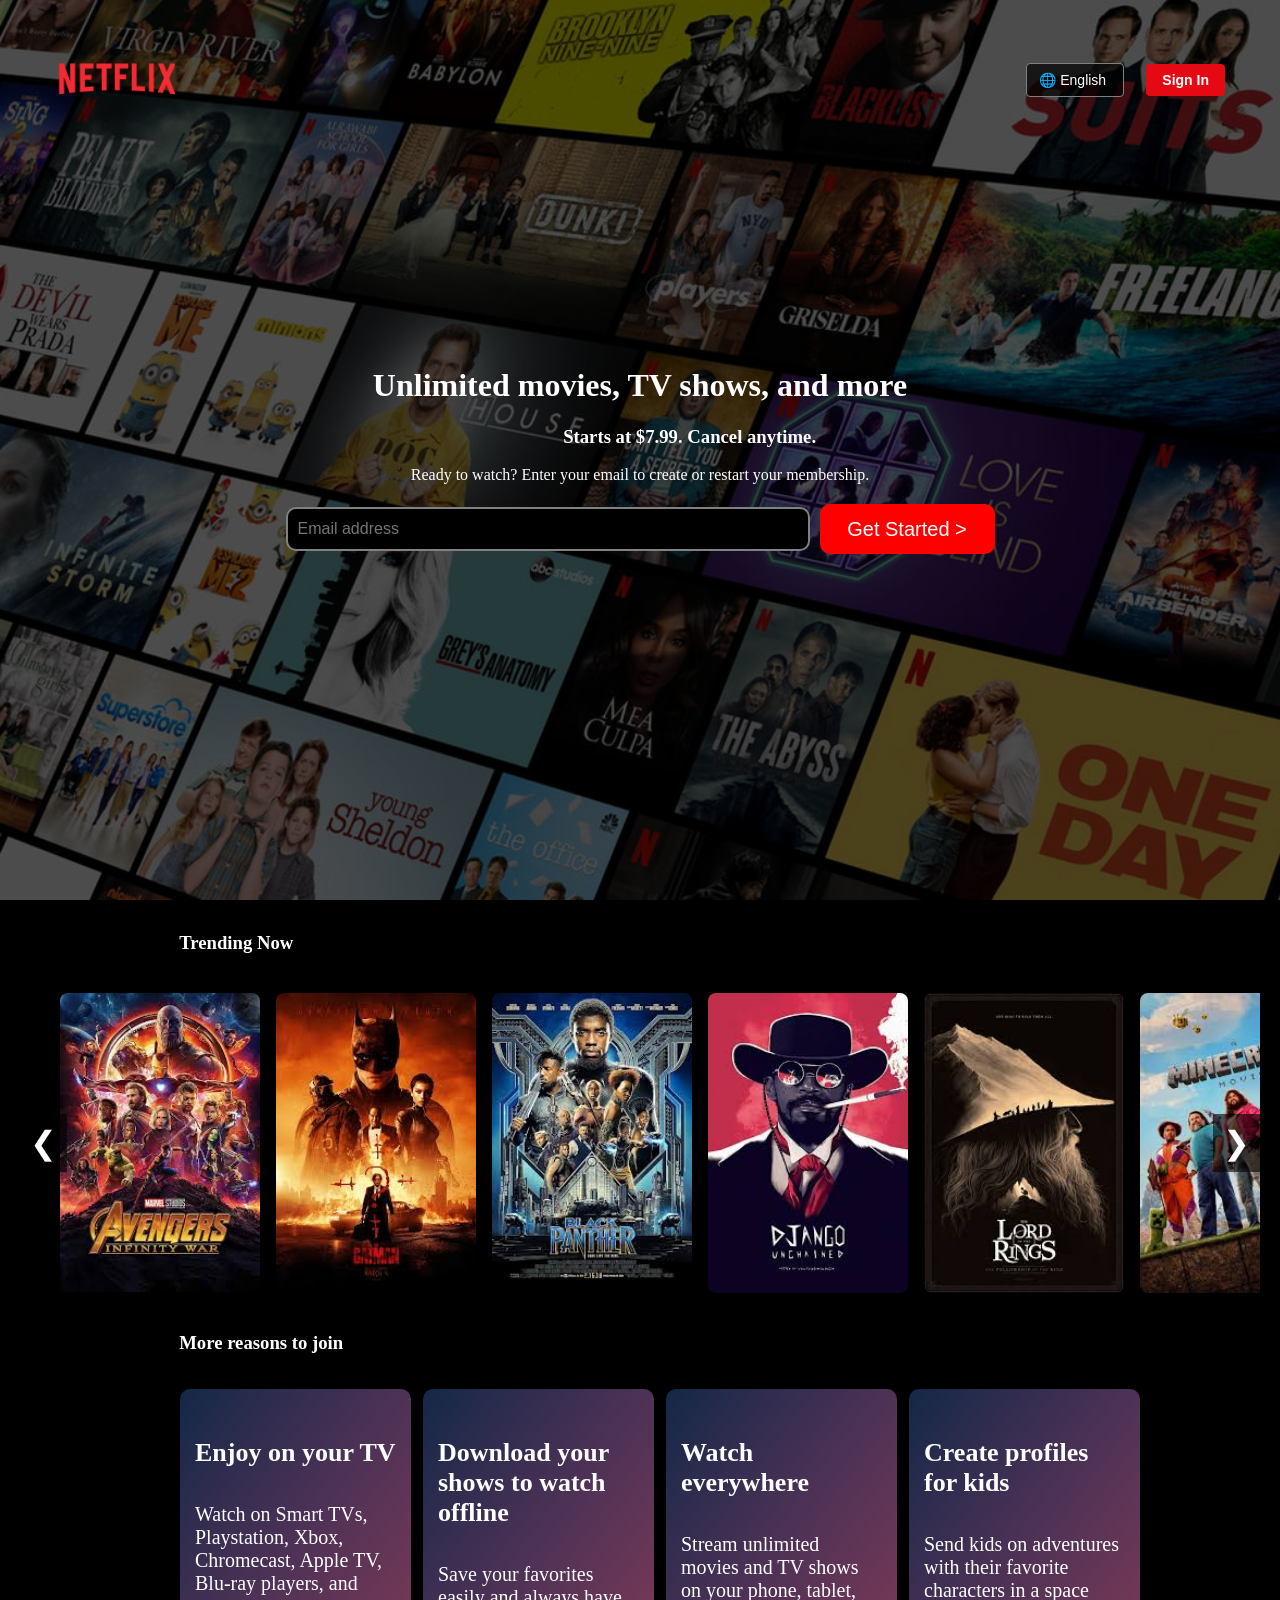
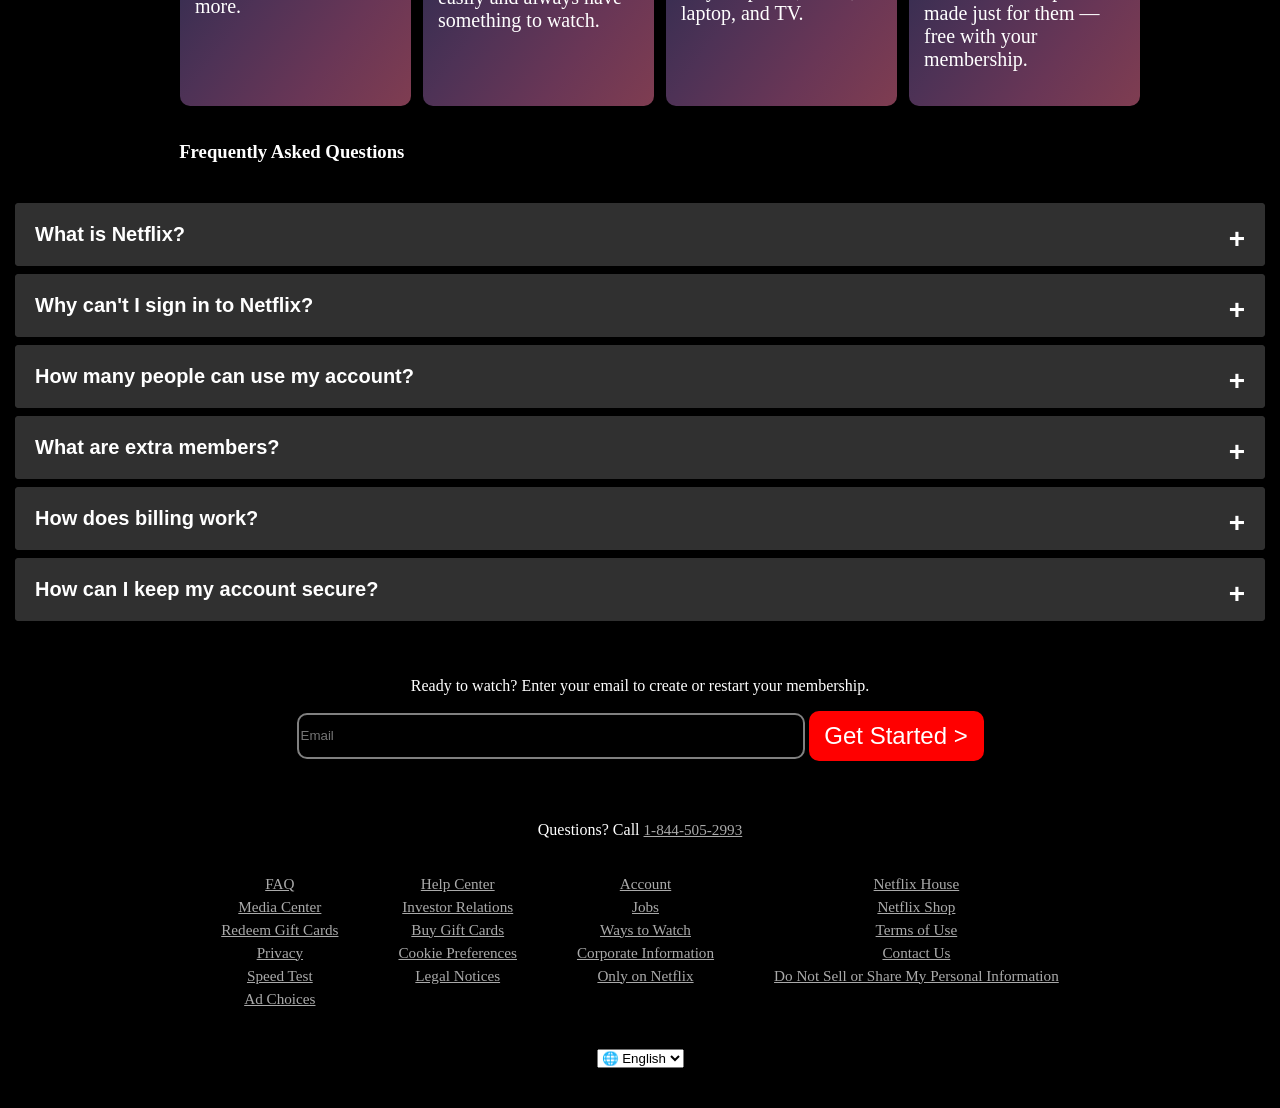
<file: index.html>
<!DOCTYPE html>
<html lang="en">
  <head>
    <meta charset="UTF-8" />
    <meta name="viewport" content="width=device-width, initial-scale=1.0" />
    <title>Netflix Clone</title>
    <link rel="stylesheet" href="style.css" />
  </head>
  <body>
    <div class="content">
      <div class="overlay">
        <header class="nav">
          <img src="img/logo.png" alt="Netflix-logo" class="logo" />
          <div class="nav-buttons">
            <select>
              <option>🌐 English</option>
              <option>🌐 Español</option>
            </select>
            <button class="sign-in">Sign In</button>
          </div>
        </header>
      </div>
      <div class="center-box">
        <h1>Unlimited movies, TV shows, and more</h1>
        <h3>Starts at $7.99. Cancel anytime.</h3>
        <p>
          Ready to watch? Enter your email to create or restart your membership.
        </p>
        <form class="email-form">
          <input type="email" placeholder="Email address" required />
          <button type="submit">Get Started ></button>
        </form>
      </div>
    </div>

    <h3 class="trending">Trending Now</h3>
    <div class="carousel-container">
      <div class="carousel-wrapper">
        <button class="arrow left">&#10094;</button>

        <div class="carousel">
          <ul>
            <li><img src="img/avengers.jpeg" alt="avengers" /></li>
            <li><img src="img/batman.jpeg" alt="batman" /></li>
            <li><img src="img/blackPanther.jpeg" alt="blackPanther" /></li>
            <li><img src="img/django.jpeg" alt="django" /></li>
            <li><img src="img/lotr.jpeg" alt="lotr" /></li>
            <li><img src="img/mineCraft.jpeg" alt="mineCraft" /></li>
            <li><img src="img/moonlight.jpeg" alt="moonlight" /></li>
            <li><img src="img/nacholibre.jpeg" alt="nacholibre" /></li>
            <li><img src="img/rougeOne.jpeg" alt="rougeOne" /></li>
            <li><img src="img/shrek.jpeg" alt="shrek" /></li>
          </ul>
        </div>

        <button class="arrow right">&#10095;</button>
      </div>
    </div>

    <h3>More reasons to join</h3>
    <div class="reasonToJoin">
      <ul>
        <li>
          <h4>Enjoy on your TV</h4>
          <p>
            Watch on Smart TVs, Playstation, Xbox, Chromecast, Apple TV, Blu-ray
            players, and more.
          </p>
        </li>
        <li>
          <h4>Download your shows to watch offline</h4>
          <p>Save your favorites easily and always have something to watch.</p>
        </li>
        <li>
          <h4>Watch everywhere</h4>
          <p>
            Stream unlimited movies and TV shows on your phone, tablet, laptop,
            and TV.
          </p>
        </li>
        <li>
          <h4>Create profiles for kids</h4>
          <p>
            Send kids on adventures with their favorite characters in a space
            made just for them — free with your membership.
          </p>
        </li>
      </ul>
    </div>
    <h3>Frequently Asked Questions</h3>
    <div class="faq-container">
      <div class="faq-item">
        <button class="faq-question">What is Netflix?</button>
        <div class="faq-answer">
          <p>
            Netflix is a streaming service that offers a wide variety of
            award‑winning TV shows, movies, documentaries, anime, and more on
            thousands of internet‑connected devices. You can watch as much as
            you want, whenever you want — all for one low monthly price. There's
            always something new to discover, and new TV shows and movies are
            added every week!
          </p>
        </div>
      </div>

      <div class="faq-item">
        <button class="faq-question">Why can't I sign in to Netflix?</button>
        <div class="faq-answer">
          <p>
            If you're having trouble signing in, be sure you're using the
            correct email/phone and password. You may need to reset your
            password or check that your device or network is working properly.
            If you receive an error message, visit Netflix Help for
            troubleshooting tips like resetting passwords or updating apps.
          </p>
        </div>
      </div>

      <div class="faq-item">
        <button class="faq-question">
          How many people can use my account?
        </button>
        <div class="faq-answer">
          <p>
            Netflix accounts are intended for people living in the same
            household. If someone outside your household wants access, you'll
            need to purchase an extra member slot on Standard or Premium plans
          </p>
        </div>
      </div>

      <div class="faq-item">
        <button class="faq-question">What are extra members?</button>
        <div class="faq-answer">
          <p>
            Extra members are users you add from your account—each gets their
            own profile, email, and password. They’re limited to 1 device and,
            depending on your plan, may have ads or HD video only
          </p>
        </div>
      </div>

      <div class="faq-item">
        <button class="faq-question">How does billing work?</button>
        <div class="faq-answer">
          <p>
            Netflix bills you monthly on the date you subscribed. Billing may
            vary if that date doesn't exist in a month (e.g., 31st) or due to
            time zone differences. You can update payment info or view history
            in your account settings
          </p>
        </div>
      </div>

      <div class="faq-item">
        <button class="faq-question">How can I keep my account secure?</button>
        <div class="faq-answer">
          <p>
            Use a unique, strong password, sign out of unused devices, avoid
            phishing scams, and enable two‑step verification if available.
            Always check your account activity and report anything suspicious
          </p>
        </div>
      </div>
    </div>

    <div class="email">
      <p>
        Ready to watch? Enter your email to create or restart your membership.
      </p>
      <section class="emailSection">
        <input type="email" placeholder="Email" />
        <button class="getStarted">Get Started ></button>
      </section>
    </div>
    <footer class="footer">
      <p class="questions">
        Questions? Call <a href="tel:1-844-505-2993">1-844-505-2993</a>
      </p>

      <div class="footer-links">
        <ul>
          <li><a href="#">FAQ</a></li>
          <li><a href="#">Media Center</a></li>
          <li><a href="#">Redeem Gift Cards</a></li>
          <li><a href="#">Privacy</a></li>
          <li><a href="#">Speed Test</a></li>
          <li><a href="#">Ad Choices</a></li>
        </ul>
        <ul>
          <li><a href="#">Help Center</a></li>
          <li><a href="#">Investor Relations</a></li>
          <li><a href="#">Buy Gift Cards</a></li>
          <li><a href="#">Cookie Preferences</a></li>
          <li><a href="#">Legal Notices</a></li>
        </ul>
        <ul>
          <li><a href="#">Account</a></li>
          <li><a href="#">Jobs</a></li>
          <li><a href="#">Ways to Watch</a></li>
          <li><a href="#">Corporate Information</a></li>
          <li><a href="#">Only on Netflix</a></li>
        </ul>
        <ul>
          <li><a href="#">Netflix House</a></li>
          <li><a href="#">Netflix Shop</a></li>
          <li><a href="#">Terms of Use</a></li>
          <li><a href="#">Contact Us</a></li>
          <li><a href="#">Do Not Sell or Share My Personal Information</a></li>
        </ul>
      </div>

      <div class="language-select">
        <select>
          <option value="en">🌐 English</option>
          <option value="es">Español</option>
        </select>
      </div>
    </footer>
    <script src="javascript.js"></script>
  </body>
</html>
</file>
<file: style.css>
ul {
  list-style-type: none;
}
body {
  margin: 0;
  padding: 0;
  overflow-x: hidden;  /* Prevent horizontal scroll */
  background-color: black;
}
/* Overlay Background with Content */
.content {
  position: relative;
  background: url("img/background.jpg") no-repeat center center/cover;
  height: 100vh;
  color: white;
  display: flex;
  flex-direction: column;
  justify-content: space-between;
  margin-bottom: 2rem;
}

.overlay {
  position: absolute;
  top: 0;
  left: 0;
  right: 0;
  bottom: 0;
  background: rgba(0, 0, 0, 0.6);
  z-index: 0;
}

.center-box {
  position: relative;
  z-index: 1;
  text-align: center;
  margin: auto;
  padding: 100px 20px;
}

/* logo along with the language and sign in button */
.nav {
  position: relative;
  z-index: 1;
  display: flex;
  justify-content: space-between;
  align-items: center;
  padding: 20px 40px;
  max-width: 1250px;  /* Optional max width */
  margin: 0 auto;     /* Center horizontally */
  width: 100%;
  box-sizing: border-box; /* Prevent overflow from padding */
}
.nav-buttons {
  display: flex;
  align-items: center;
  gap: 12px;
}

.nav-buttons select {
  background-color: rgba(0, 0, 0, 0.7);
  color: white;
  border: 1px solid gray;
  border-radius: 4px;
  padding: 8px 12px;
  font-size: 14px;
  appearance: none;
  cursor: pointer;
  outline: none;
  transition: border-color 0.3s ease;
}

.nav-buttons select:hover {
  border-color: white;
}

.sign-in {
  background-color: #e50914;
  color: white;
  border: none;
  border-radius: 4px;
  padding: 8px 16px;
  font-size: 14px;
  font-weight: bold;
  margin-left: 10px;
  cursor: pointer;
  transition: background-color 0.3s ease;
}

.sign-in:hover {
  background-color: #f6121d;
}

.logo {
  width: 120px;
  height: auto;
}

.email-form {
  display: flex;
  justify-content: center;
  align-items: center;
  flex-wrap: wrap;
  gap: 10px;
  margin-top: 20px;
}

.email-form input[type="email"] {
  width: 500px;
  height: 40px;
  background-color: black;
  color: white;
  border: 2px solid gray;
  padding: 0 10px;
  border-radius: 10px;
  font-size: 16px;
}

.email-form button {
  width: 175px;
  height: 50px;
  background-color: red;
  color: white;
  font-size: 20px;
  border: none;
  border-radius: 10px;
  cursor: pointer;
  transition: background-color 0.3s ease;
}

.email-form button:hover {
  background-color: #e50914;
}

.carousel-container {
  padding: 20px;
  position: relative;
  overflow: hidden;
  max-width: 1250px; /* or any width you prefer */
  margin: 0 auto;
}

.carousel-wrapper {
  display: flex;
  align-items: center;
  position: relative;
}

.carousel {
  overflow-x: scroll;
  scroll-behavior: smooth;
  scrollbar-width: none;
  -ms-overflow-style: none;
  width: 100%;
  padding: 0 40px; /* for spacing next to arrows */
}

.carousel::-webkit-scrollbar {
  display: none;
}

.carousel ul {
  display: flex;
  gap: 16px;
  padding: 0;
  margin: 0;
  list-style: none;
}

.carousel li {
  flex: 0 0 auto;
  width: 200px; /* fixed poster width */
}

.carousel img {
  width: 100%;
  border-radius: 8px;
  display: block;
  transition: transform 0.3s ease;
}

.carousel img:hover {
  transform: scale(1.05);
}

.arrow {
  position: absolute;
  top: 50%;
  transform: translateY(-50%);
  z-index: 10;
  background: rgba(0, 0, 0, 0.6);
  color: white;
  border: none;
  font-size: 2rem;
  padding: 10px;
  cursor: pointer;
  transition: background 0.3s;
}

.arrow:hover {
  background: rgba(0, 0, 0, 0.8);
}

.arrow.left {
  left: 0;
}

.arrow.right {
  right: 0;
}

h3 {
  color: white;
  margin-left: 14%;
}
h4 {
  color: white;
}
p {
  color: white;
}
.reasonToJoin {
  display: flex;
  justify-content: center;
  align-items: center;
}
.reasonToJoin ul {
  display: flex;
  gap: 12px;
  width: 75%;
}
h4 {
  font-size: 26px;
}
.reasonToJoin ul li {
  font-size: 20px;
  flex: 1;
  padding: 15px;
  background-image: linear-gradient(
    to right bottom,
    #132846,
    #322d50,
    #4e3256,
    #693656,
    #7f3d51
  );
  border-radius: 10px;
}
.email {
  display: flex;
  justify-content: center;
  align-items: center;
  flex-direction: column;
}
input[type="email"] {
  width: 500px;
  height: 40px;
  background-color: black;
  color: white;
  border: 2px solid gray;
  vertical-align: middle;
  border-radius: 10px;
}
.getStarted {
  width: 175px; /* Adjust the width as needed */
  height: 50px;
  background-color: red;
  color: white;
  font-size: 24px;
  border: none;
  vertical-align: middle;
  border-radius: 10px;
}
.faq-container {
  max-width: 1250px;
  margin: 40px auto;
  font-family: Arial, sans-serif;
  color: #fff;
}

.faq-item {
  background-color: #303030; /* Netflix-style gray */
  margin-bottom: 8px;
  border-radius: 4px;
  overflow: hidden;
}

.faq-question {
  width: 100%;
  text-align: left;
  background-color: #303030;
  border: none;
  padding: 20px;
  font-size: 20px;
  font-weight: bold;
  cursor: pointer;
  color: white;
  position: relative;
}

.faq-question::after {
  content: '+';
  position: absolute;
  right: 20px;
  font-size: 28px;
  transition: transform 0.3s ease;
}

.faq-item.open .faq-question::after {
  content: '−';
}

.faq-answer {
  background-color: #303030;
  color: #dcdcdc;
  max-height: 0;
  overflow: hidden;
  transition: max-height 0.4s ease;
}

.faq-answer p {
  padding: 0 20px 20px;
  margin: 0;
  line-height: 1.5;
}

/* Footer Section */
.footer {
  padding: 40px 20px;
  background-color: #000;
  color: #aaa;
  text-align: center;
}

.footer .cta {
  margin-bottom: 30px;

  justify-content: center;
  align-items: center;

}

.footer .email-form {
  display: flex;

  justify-content: center;
  flex-wrap: wrap;
  gap: 10px;
  margin-top: 10px;
}

.footer .email-form input {
  padding: 10px;
  width: 250px;
  border-radius: 4px;
  border: none;
}

.footer .email-form button {
  background-color: red;
  color: white;
  border: none;
  padding: 10px 16px;
  font-size: 1em;
  border-radius: 4px;
  cursor: pointer;
}

.footer .questions {
  margin: 20px 0;
}

.footer a {
  color: #aaa;
  text-decoration: underline;
  font-size: 0.95em;
}

.footer-links {
  display: flex;
  flex-wrap: wrap;
  justify-content: center;
  gap: 60px;
  margin-top: 20px;
  margin-bottom: 20px;
}

.footer-links ul {
  list-style: none;
  padding: 0;
}

.footer-links li {
  margin-bottom: 10px;
  background-color: transparent;
  margin-bottom: 5px;
  transition: background-color 0.3s ease;
}
.footer-links li:hover {
  background-color: gray;
  cursor: pointer;
  color: white;
}
</file>
